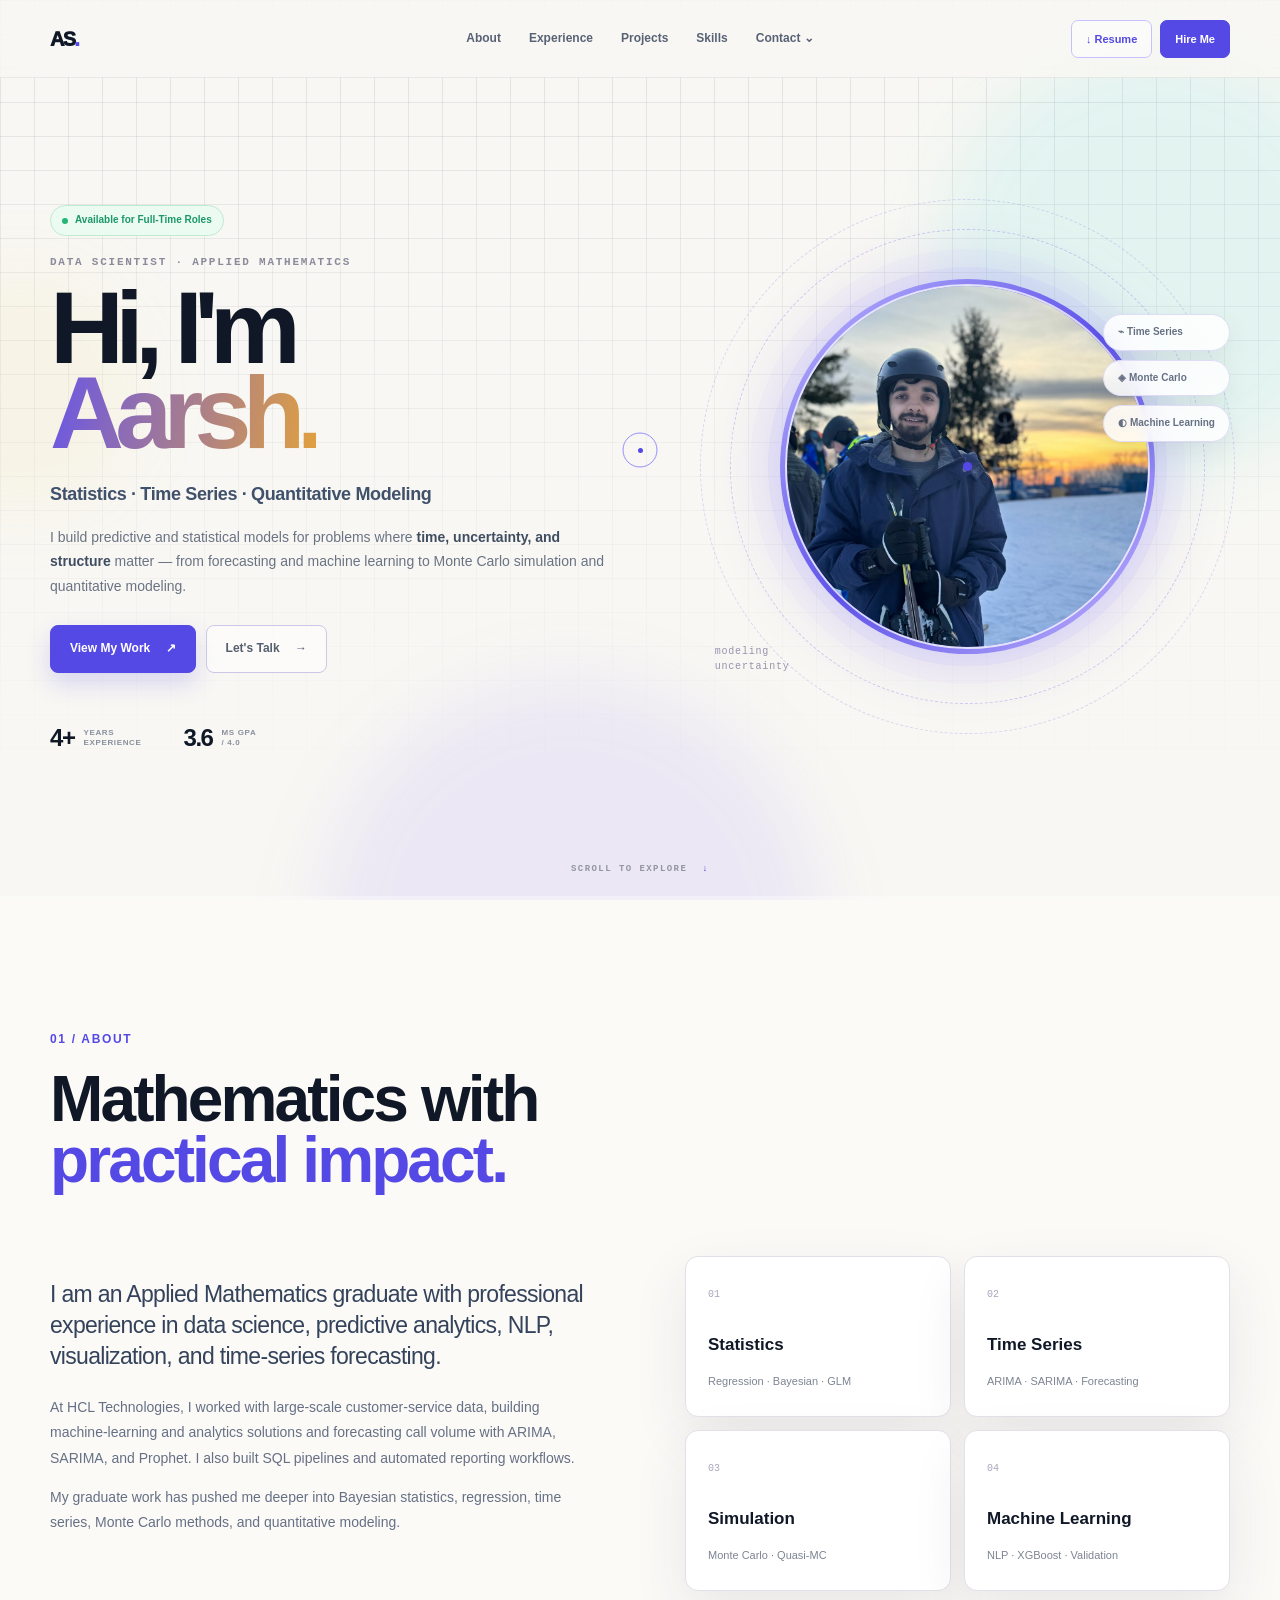
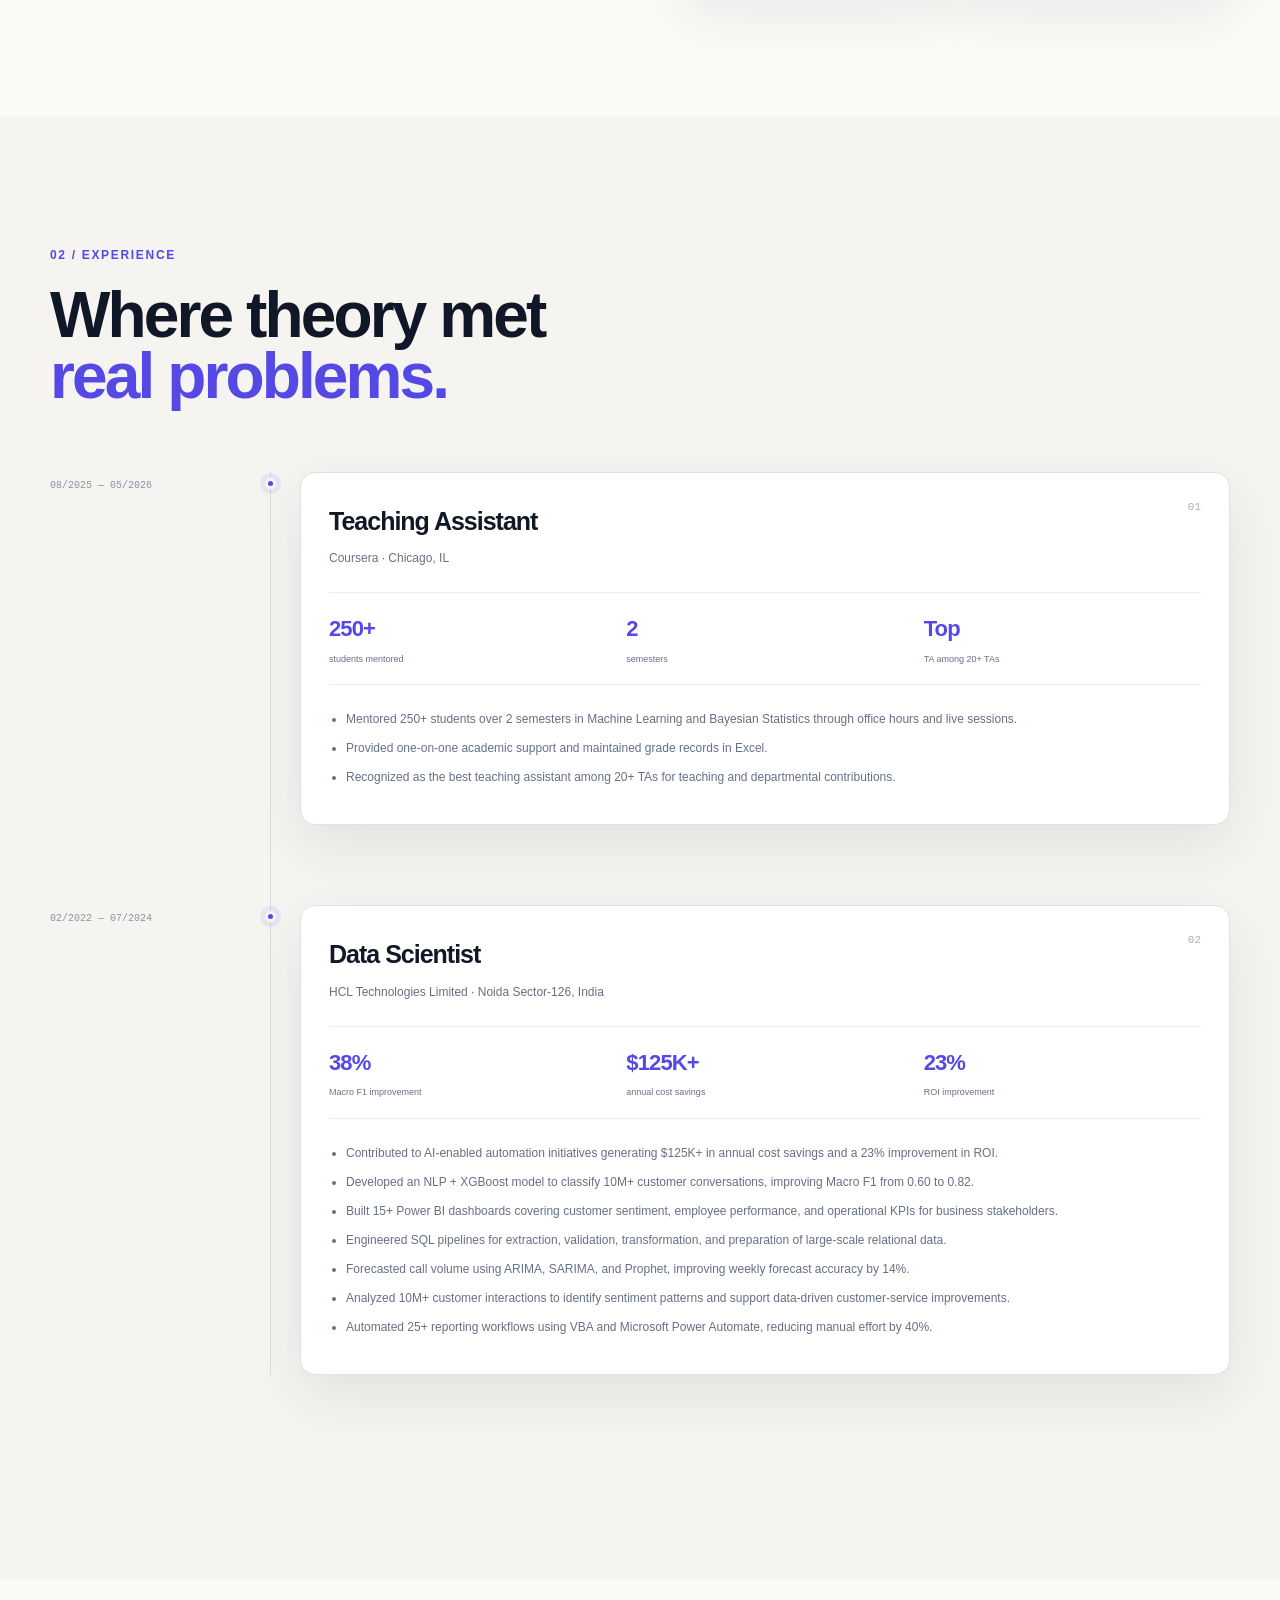
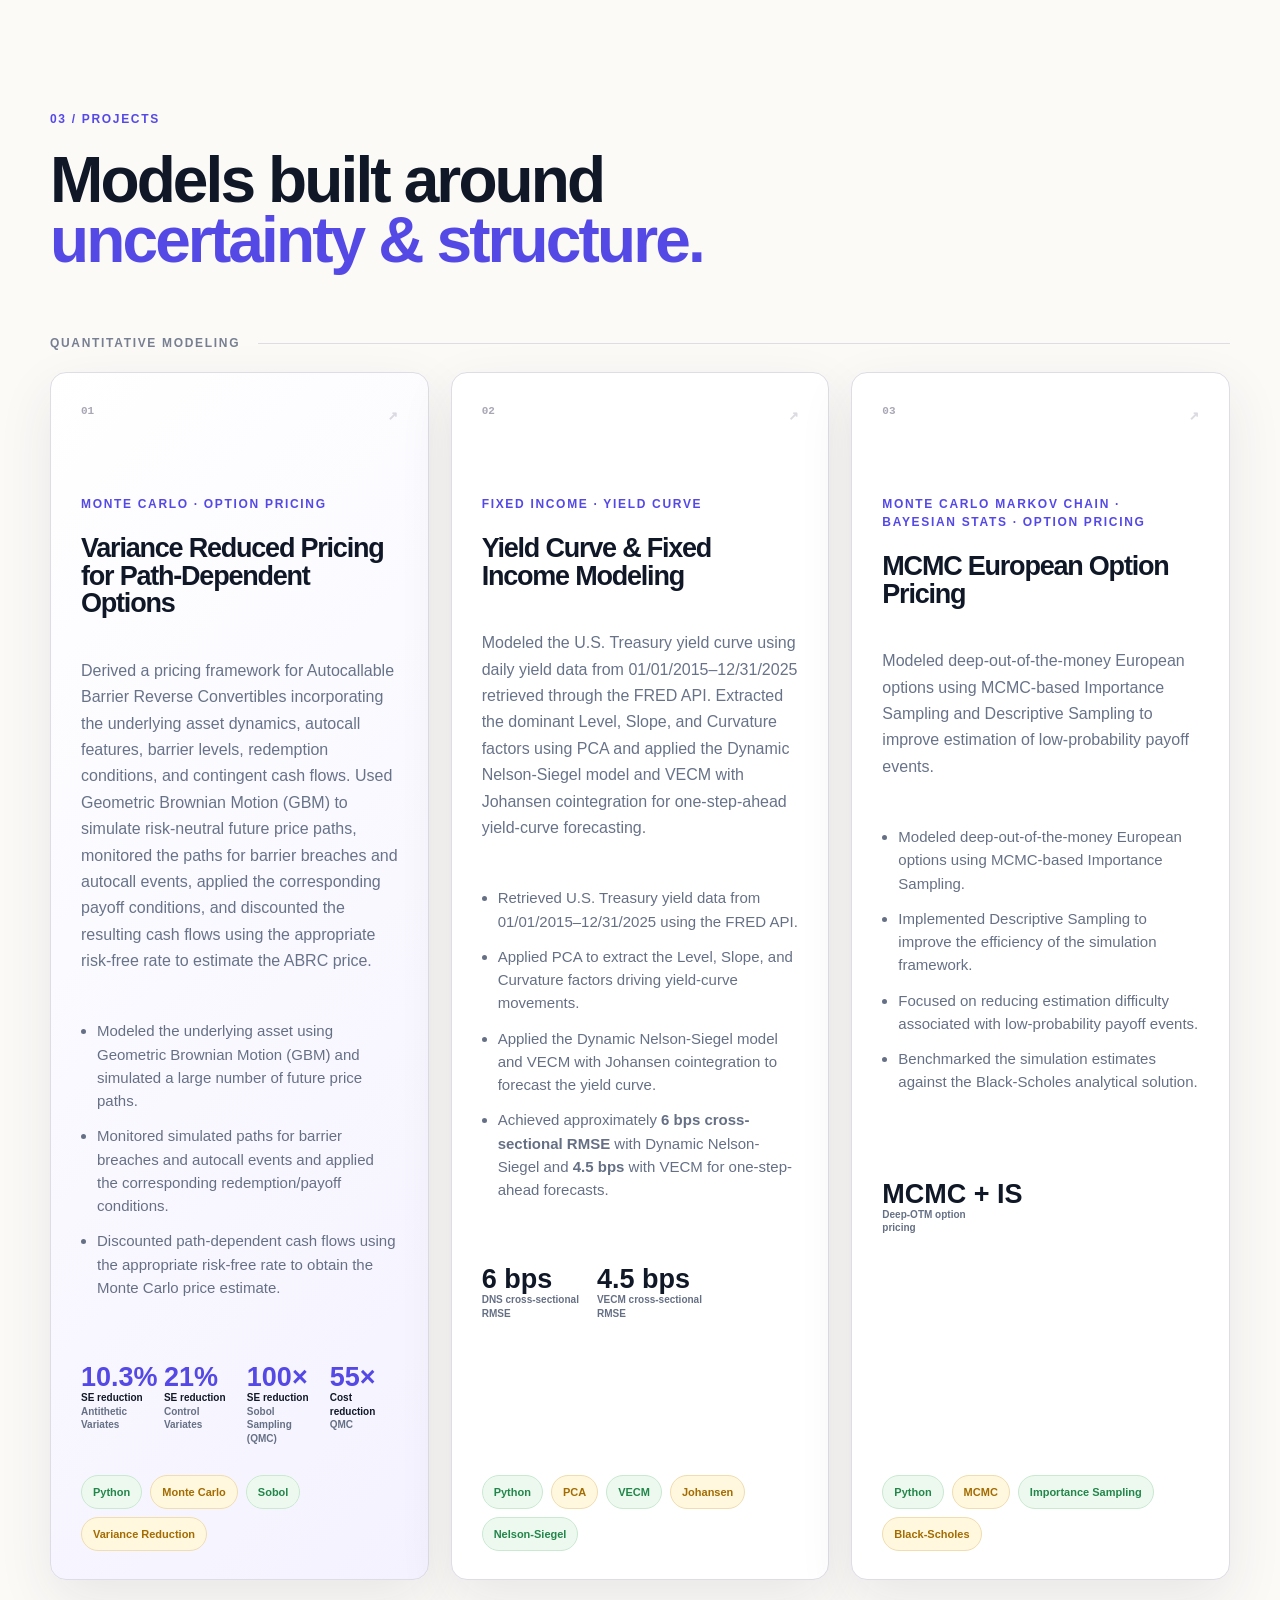
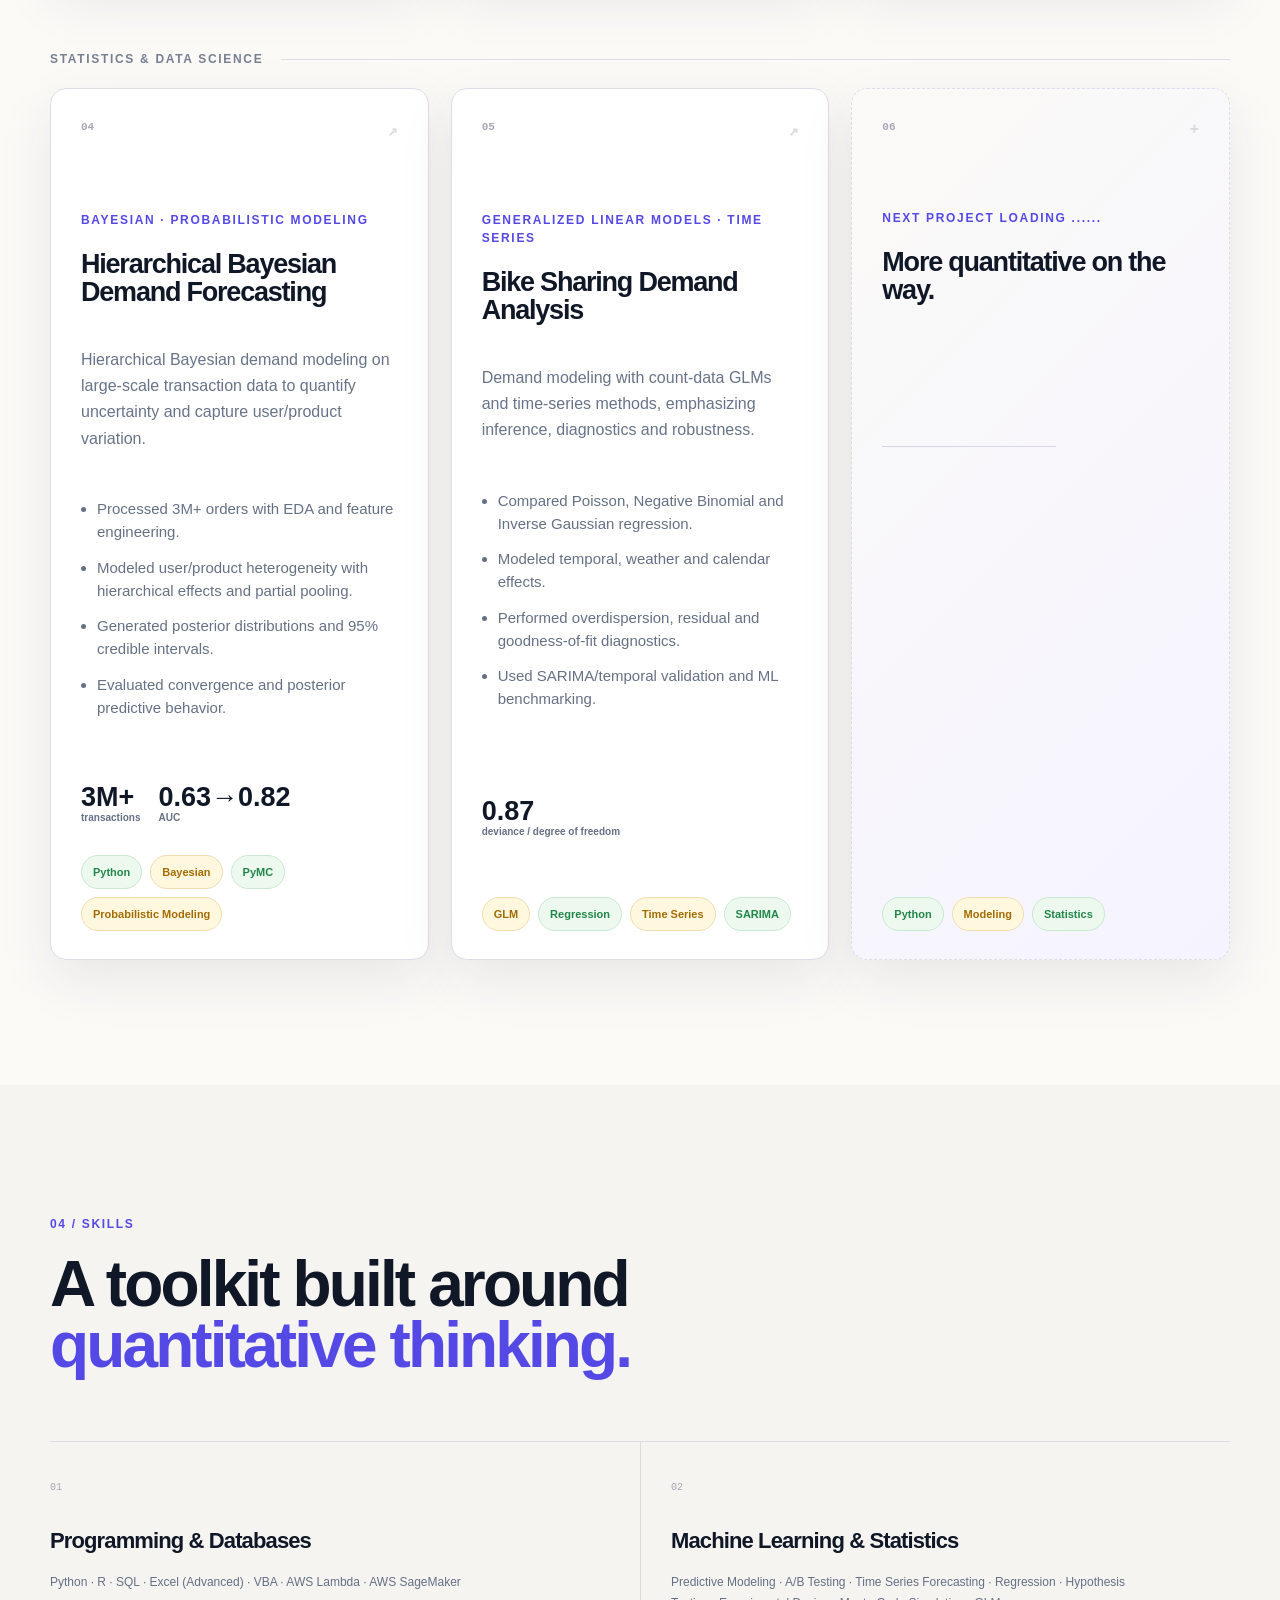
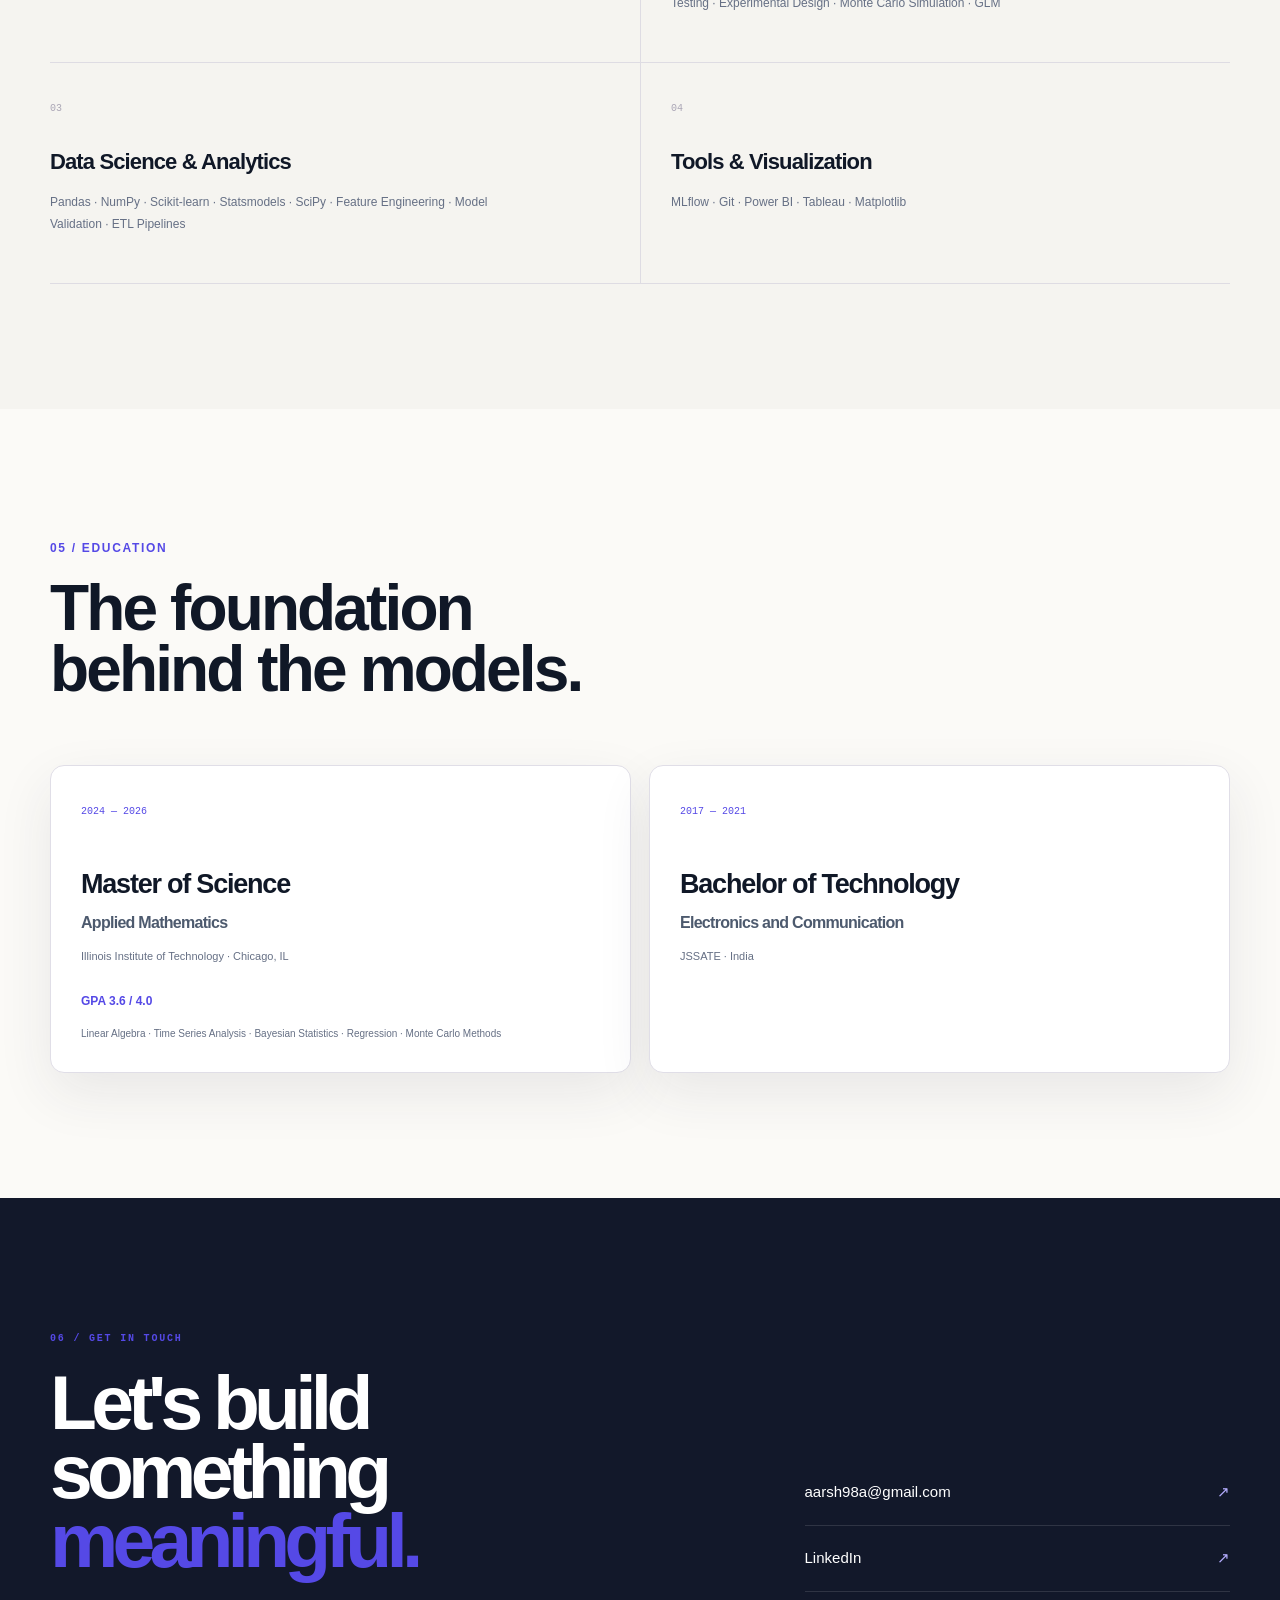
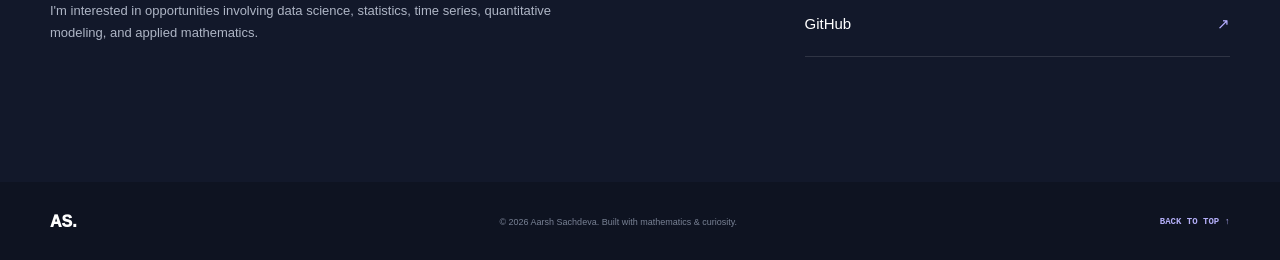
<file: index.html>
<!DOCTYPE html>
<html lang="en">
<head>
  <meta charset="UTF-8">
  <meta name="viewport" content="width=device-width, initial-scale=1.0">
  <meta name="description" content="Aarsh Sachdeva — Data Scientist and Applied Mathematics graduate focused on statistics, time series, Monte Carlo simulation and quantitative modeling.">
  <title>Aarsh Sachdeva | Data Scientist</title>
  <link rel="stylesheet" href="style.css">
<style>
.project-metrics-four{display:grid;grid-template-columns:repeat(4,1fr);gap:15px}
.project-metrics-four div{min-width:0}
.project-metrics-four b{font-size:21px;color:var(--purple)}
.project-metrics-four span{font-size:8px;line-height:1.35}
.project-metrics-four span strong{color:var(--ink)}
@media(max-width:700px){.project-metrics-four{grid-template-columns:repeat(2,1fr)}}
</style></head>
<body>
  <div id="loader" class="loader">
    <div class="loader-center">
      <div class="loader-logo">AS<span>.</span></div>
      <div class="loader-spinner"></div>
      <div class="loader-label">initializing...</div>
    </div>
  </div>

  <div class="scroll-progress"><div id="progress"></div></div>
  <div id="cursor" class="cursor"></div>

  <header class="site-header">
    <div class="container nav">
      <a class="brand" href="#home">AS<span>.</span></a>
      <nav class="nav-links">
        <a href="#about">About</a>
        <a href="#experience">Experience</a>
        <a href="#projects">Projects</a>
        <a href="#skills">Skills</a>
        <a href="#contact">Contact <span>⌄</span></a>
      </nav>
      <div class="nav-actions">
        <a class="nav-button" href="resume.pdf" download>↓ Resume</a>
        <a class="nav-button hire" href="#contact">Hire Me</a>
      </div>
    </div>
  </header>

  <main>
    <section id="home" class="hero">
      <div class="grid-bg"></div>
      <div class="glow glow-one"></div>
      <div class="glow glow-two"></div>
      <div class="glow glow-three"></div>

      <div class="container hero-inner">
        <div class="hero-copy reveal">
          <div class="availability"><i></i> Available for Full-Time Roles</div>
          <div class="eyebrow">DATA SCIENTIST · APPLIED MATHEMATICS</div>
          <h1>Hi, I'm<br><span>Aarsh.</span></h1>
          <h2>Statistics · Time Series · Quantitative Modeling</h2>
          <p>
            I build predictive and statistical models for problems where
            <strong>time, uncertainty, and structure</strong> matter —
            from forecasting and machine learning to Monte Carlo simulation
            and quantitative modeling.
          </p>
          <div class="hero-buttons">
            <a class="button primary" href="#projects">View My Work <b>↗</b></a>
            <a class="button" href="#contact">Let's Talk <b>→</b></a>
          </div>
          <div class="stats">
            <div><strong>4+</strong><span>YEARS<br>EXPERIENCE</span></div>
            <div><strong>3.6</strong><span>MS GPA<br>/ 4.0</span></div>
          </div>
        </div>

        <div class="hero-art reveal">
          <div class="orbit orbit-a"></div>
          <div class="orbit orbit-b"></div>
          <div class="orbit-dot"></div>
          <div class="portrait-wrap">
            <img src="assets/aarsh-profile.jpeg" alt="Aarsh Sachdeva">
          </div>
          <div class="floating-tags">
            <span>⌁ Time Series</span>
            <span>◈ Monte Carlo</span>
            <span>◐ Machine Learning</span>
          </div>
          <div class="micro-note">modeling<br>uncertainty</div>
        </div>
      </div>
      <a class="scroll-hint" href="#about">SCROLL TO EXPLORE <span>↓</span></a>
    </section>

    <section id="about" class="section about">
      <div class="container">
        <div class="section-head reveal">
          <span>01 / ABOUT</span>
          <h2>Mathematics with<br><em>practical impact.</em></h2>
        </div>
        <div class="about-grid">
          <div class="about-copy reveal">
            <p class="lead">I am an Applied Mathematics graduate with professional experience in data science, predictive analytics, NLP, visualization, and time-series forecasting.</p>
            <p>At HCL Technologies, I worked with large-scale customer-service data, building machine-learning and analytics solutions and forecasting call volume with ARIMA, SARIMA, and Prophet. I also built SQL pipelines and automated reporting workflows.</p>
            <p>My graduate work has pushed me deeper into Bayesian statistics, regression, time series, Monte Carlo methods, and quantitative modeling.</p>
          </div>
          <div class="about-cards reveal">
            <div class="mini-card"><span>01</span><b>Statistics</b><small>Regression · Bayesian · GLM</small></div>
            <div class="mini-card"><span>02</span><b>Time Series</b><small>ARIMA · SARIMA · Forecasting</small></div>
            <div class="mini-card"><span>03</span><b>Simulation</b><small>Monte Carlo · Quasi-MC</small></div>
            <div class="mini-card"><span>04</span><b>Machine Learning</b><small>NLP · XGBoost · Validation</small></div>
          </div>
        </div>
      </div>
    </section>

    <section id="experience" class="section experience">
      <div class="container">
        <div class="section-head reveal">
          <span>02 / EXPERIENCE</span>
          <h2>Where theory met<br><em>real problems.</em></h2>
        </div>

        <div class="timeline">
          <article class="timeline-item reveal">
            <div class="timeline-date">08/2025 — 05/2026</div>
            <div class="timeline-marker"></div>
            <div class="timeline-content">
              <div class="role-top"><div><h3>Teaching Assistant</h3><p>Coursera · Chicago, IL</p></div><span>01</span></div>
              <div class="impact-grid">
                <div><b>250+</b><small>students mentored</small></div>
                <div><b>2</b><small>semesters</small></div>
                <div><b>Top</b><small>TA among 20+ TAs</small></div>
              </div>
              <ul>
                <li>Mentored 250+ students over 2 semesters in Machine Learning and Bayesian Statistics through office hours and live sessions.</li>
                <li>Provided one-on-one academic support and maintained grade records in Excel.</li>
                <li>Recognized as the best teaching assistant among 20+ TAs for teaching and departmental contributions.</li>
              </ul>
            </div>
          </article>

          <article class="timeline-item reveal">
            <div class="timeline-date">02/2022 — 07/2024</div>
            <div class="timeline-marker"></div>
            <div class="timeline-content">
              <div class="role-top"><div><h3>Data Scientist</h3><p>HCL Technologies Limited · Noida Sector-126, India</p></div><span>02</span></div>
              <div class="impact-grid">
                <div><b>38%</b><small>Macro F1 improvement</small></div>
                <div><b>$125K+</b><small>annual cost savings</small></div>
                <div><b>23%</b><small>ROI improvement</small></div>
              </div>
              <ul>
                <li>Contributed to AI-enabled automation initiatives generating $125K+ in annual cost savings and a 23% improvement in ROI.</li>
                <li>Developed an NLP + XGBoost model to classify 10M+ customer conversations, improving Macro F1 from 0.60 to 0.82.</li>
                <li>Built 15+ Power BI dashboards covering customer sentiment, employee performance, and operational KPIs for business stakeholders.</li>
                <li>Engineered SQL pipelines for extraction, validation, transformation, and preparation of large-scale relational data.</li>
                <li>Forecasted call volume using ARIMA, SARIMA, and Prophet, improving weekly forecast accuracy by 14%.</li>
                <li>Analyzed 10M+ customer interactions to identify sentiment patterns and support data-driven customer-service improvements.</li>
                <li>Automated 25+ reporting workflows using VBA and Microsoft Power Automate, reducing manual effort by 40%.</li>
              </ul>
            </div>
          </article>
        </div>
      </div>
    </section>

    <section id="projects" class="section projects">
      <div class="container">
        <div class="section-head reveal"><span>03 / PROJECTS</span><h2>Models built around<br><em>uncertainty &amp; structure.</em></h2></div>
        <div class="project-domain reveal"><div class="domain-label"><span>QUANTITATIVE MODELING</span><i></i></div><div class="project-grid project-grid-three">
          <a class="project-card project-link-card featured" href="https://github.com/aarshsachdeva2/MonteCarloProject/tree/main" target="_blank" rel="noreferrer"><div class="project-number">01 <span>↗</span></div><div class="project-type">MONTE CARLO · OPTION PRICING</div><h3>Variance Reduced Pricing for Path-Dependent Options</h3>
              <p>
                Derived a pricing framework for Autocallable Barrier Reverse Convertibles
                incorporating the underlying asset dynamics, autocall features, barrier
                levels, redemption conditions, and contingent cash flows. Used Geometric
                Brownian Motion (GBM) to simulate risk-neutral future price paths,
                monitored the paths for barrier breaches and autocall events, applied
                the corresponding payoff conditions, and discounted the resulting cash
                flows using the appropriate risk-free rate to estimate the ABRC price.
              </p>
              <ul class="project-points">
                <li>Modeled the underlying asset using Geometric Brownian Motion (GBM) and simulated a large number of future price paths.</li>
                <li>Monitored simulated paths for barrier breaches and autocall events and applied the corresponding redemption/payoff conditions.</li>
                <li>Discounted path-dependent cash flows using the appropriate risk-free rate to obtain the Monte Carlo price estimate.</li>
              </ul>
              <div class="project-metrics project-metrics-four">
                <div><b>10.3%</b><span><strong>SE reduction</strong><br>Antithetic Variates</span></div>
                <div><b>21%</b><span><strong>SE reduction</strong><br>Control Variates</span></div>
                <div><b>100×</b><span><strong>SE reduction</strong><br>Sobol Sampling (QMC)</span></div>
                <div><b>55×</b><span><strong>Cost reduction</strong><br>QMC</span></div>
              </div>
              <div class="project-tags"><span class="tag-green">Python</span><span class="tag-yellow">Monte Carlo</span><span class="tag-green">Sobol</span><span class="tag-yellow">Variance Reduction</span></div></a>
          <a class="project-card project-link-card" href="https://github.com/aarshsachdeva2/Yield-Project" target="_blank" rel="noreferrer"><div class="project-number">02 <span>↗</span></div><div class="project-type">FIXED INCOME · YIELD CURVE</div><h3>Yield Curve &amp; Fixed Income Modeling</h3>
              <p>
                Modeled the U.S. Treasury yield curve using daily yield data from
                01/01/2015–12/31/2025 retrieved through the FRED API. Extracted the
                dominant Level, Slope, and Curvature factors using PCA and applied
                the Dynamic Nelson-Siegel model and VECM with Johansen cointegration
                for one-step-ahead yield-curve forecasting.
              </p>
              <ul class="project-points">
                <li>Retrieved U.S. Treasury yield data from 01/01/2015–12/31/2025 using the FRED API.</li>
                <li>Applied PCA to extract the Level, Slope, and Curvature factors driving yield-curve movements.</li>
                <li>Applied the Dynamic Nelson-Siegel model and VECM with Johansen cointegration to forecast the yield curve.</li>
                <li>Achieved approximately <strong>6 bps cross-sectional RMSE</strong> with Dynamic Nelson-Siegel and <strong>4.5 bps</strong> with VECM for one-step-ahead forecasts.</li>
              </ul>
              <div class="project-metrics">
                <div><b>6 bps</b><span>DNS cross-sectional<br>RMSE</span></div>
                <div><b>4.5 bps</b><span>VECM cross-sectional<br>RMSE</span></div>
              </div>
              <div class="project-tags"><span class="tag-green">Python</span><span class="tag-yellow">PCA</span><span class="tag-green">VECM</span><span class="tag-yellow">Johansen</span><span class="tag-green">Nelson-Siegel</span></div></a>
          <a class="project-card project-link-card" href="https://github.com/aarshsachdeva2/EuroOptionPricing-ImportanceSampling" target="_blank" rel="noreferrer"><div class="project-number">03 <span>↗</span></div><div class="project-type">MONTE CARLO MARKOV CHAIN · BAYESIAN STATS · OPTION PRICING</div><h3>MCMC European Option Pricing</h3>
              <p>
                Modeled deep-out-of-the-money European options using MCMC-based
                Importance Sampling and Descriptive Sampling to improve estimation
                of low-probability payoff events.
              </p>
              <ul class="project-points">
                <li>Modeled deep-out-of-the-money European options using MCMC-based Importance Sampling.</li>
                <li>Implemented Descriptive Sampling to improve the efficiency of the simulation framework.</li>
                <li>Focused on reducing estimation difficulty associated with low-probability payoff events.</li>
                <li>Benchmarked the simulation estimates against the Black-Scholes analytical solution.</li>
              </ul>
              <div class="project-metrics single">
                <div><b>MCMC + IS</b><span>Deep-OTM option<br>pricing</span></div>
              </div>
              <div class="project-tags"><span class="tag-green">Python</span><span class="tag-yellow">MCMC</span><span class="tag-green">Importance Sampling</span><span class="tag-yellow">Black-Scholes</span></div></a>
        </div></div>
        <div class="project-domain reveal"><div class="domain-label"><span>STATISTICS &amp; DATA SCIENCE</span><i></i></div><div class="project-grid project-grid-three">
          <a class="project-card project-link-card" href="https://github.com/aarshsachdeva2/Demand-Forecasting-Hierarchal_BayesianModeling" target="_blank" rel="noreferrer"><div class="project-number">04 <span>↗</span></div><div class="project-type">BAYESIAN · PROBABILISTIC MODELING</div><h3>Hierarchical Bayesian Demand Forecasting</h3><p>Hierarchical Bayesian demand modeling on large-scale transaction data to quantify uncertainty and capture user/product variation.</p><ul class="project-points"><li>Processed 3M+ orders with EDA and feature engineering.</li><li>Modeled user/product heterogeneity with hierarchical effects and partial pooling.</li><li>Generated posterior distributions and 95% credible intervals.</li><li>Evaluated convergence and posterior predictive behavior.</li></ul><div class="project-metrics"><div><b>3M+</b><span>transactions</span></div><div><b>0.63→0.82</b><span>AUC</span></div></div><div class="project-tags"><span class="tag-green">Python</span><span class="tag-yellow">Bayesian</span><span class="tag-green">PyMC</span><span class="tag-yellow">Probabilistic Modeling</span></div></a>
          <a class="project-card project-link-card" href="https://github.com/aarshsachdeva2/Bike-DemandForecast-GLMandTimeSeries" target="_blank" rel="noreferrer"><div class="project-number">05 <span>↗</span></div><div class="project-type">GENERALIZED LINEAR MODELS · TIME SERIES</div><h3>Bike Sharing Demand Analysis</h3><p>Demand modeling with count-data GLMs and time-series methods, emphasizing inference, diagnostics and robustness.</p><ul class="project-points"><li>Compared Poisson, Negative Binomial and Inverse Gaussian regression.</li><li>Modeled temporal, weather and calendar effects.</li><li>Performed overdispersion, residual and goodness-of-fit diagnostics.</li><li>Used SARIMA/temporal validation and ML benchmarking.</li></ul><div class="project-metrics single"><div><b>0.87</b><span>deviance / degree of freedom</span></div></div><div class="project-tags"><span class="tag-yellow">GLM</span><span class="tag-green">Regression</span><span class="tag-yellow">Time Series</span><span class="tag-green">SARIMA</span></div></a>
          <a class="project-card project-link-card project-placeholder" href="#" onclick="return false;"><div class="project-number">06 <span>+</span></div><div class="project-type">NEXT PROJECT LOADING ......</div><h3>More quantitative on the way.</h3><p></p><div class="placeholder-line"></div><div class="project-tags"><span class="tag-green">Python</span><span class="tag-yellow">Modeling</span><span class="tag-green">Statistics</span></div></a>
        </div></div>
      </div>
    </section>

    <section id="skills" class="section skills">
      <div class="container">
        <div class="section-head reveal">
          <span>04 / SKILLS</span>
          <h2>A toolkit built around<br><em>quantitative thinking.</em></h2>
        </div>
        <div class="skill-grid reveal">
          <div class="skill-block"><span>01</span><h3>Programming & Databases</h3><p>Python · R · SQL · Excel (Advanced) · VBA · AWS Lambda · AWS SageMaker</p></div>
          <div class="skill-block"><span>02</span><h3>Machine Learning & Statistics</h3><p>Predictive Modeling · A/B Testing · Time Series Forecasting · Regression · Hypothesis Testing · Experimental Design · Monte Carlo Simulation · GLM</p></div>
          <div class="skill-block"><span>03</span><h3>Data Science & Analytics</h3><p>Pandas · NumPy · Scikit-learn · Statsmodels · SciPy · Feature Engineering · Model Validation · ETL Pipelines</p></div>
          <div class="skill-block"><span>04</span><h3>Tools & Visualization</h3><p>MLflow · Git · Power BI · Tableau · Matplotlib</p></div>
        </div>
      </div>
    </section>

    <section class="section education">
      <div class="container">
        <div class="section-head reveal"><span>05 / EDUCATION</span><h2>The foundation<br>behind the models.</h2></div>
        <div class="education-grid">
          <article class="edu-card reveal"><span>2024 — 2026</span><h3>Master of Science</h3><h4>Applied Mathematics</h4><p>Illinois Institute of Technology · Chicago, IL</p><b>GPA 3.6 / 4.0</b><small>Linear Algebra · Time Series Analysis · Bayesian Statistics · Regression · Monte Carlo Methods</small></article>
          <article class="edu-card reveal"><span>2017 — 2021</span><h3>Bachelor of Technology</h3><h4>Electronics and Communication</h4><p>JSSATE · India</p></article>
        </div>
      </div>
    </section>

    <section id="contact" class="section contact">
      <div class="container contact-inner reveal">
        <div>
          <span class="contact-kicker">06 / GET IN TOUCH</span>
          <h2>Let's build something<br><em>meaningful.</em></h2>
          <p>I'm interested in opportunities involving data science, statistics, time series, quantitative modeling, and applied mathematics.</p>
        </div>
        <div class="contact-links">
          <a href="mailto:aarsh98a@gmail.com">aarsh98a@gmail.com <span>↗</span></a>
          <a href="https://www.linkedin.com/" target="_blank" rel="noreferrer">LinkedIn <span>↗</span></a>
          <a href="https://github.com/" target="_blank" rel="noreferrer">GitHub <span>↗</span></a>
        </div>
      </div>
    </section>
  </main>

  <footer>
    <div class="container footer-inner">
      <span>AS.</span>
      <small>© 2026 Aarsh Sachdeva. Built with mathematics & curiosity.</small>
      <a href="#home">BACK TO TOP ↑</a>
    </div>
  </footer>

  <script src="metrics.js"></script>
</body>
</html>
</file>
<file: style.css>
:root{
  --bg:#f7f6f2;--paper:#fbfaf7;--ink:#101827;--muted:#667085;
  --purple:#5549e6;--purple2:#a8a0ff;--yellow:#f2c84b;
  --line:rgba(48,58,82,.11);--shadow:0 20px 55px rgba(39,43,72,.09);
}
*{box-sizing:border-box}html{scroll-behavior:smooth;scroll-padding-top:82px}
body{margin:0;background:var(--bg);color:var(--muted);font-family:Inter,ui-sans-serif,system-ui,-apple-system,BlinkMacSystemFont,"Segoe UI",sans-serif;cursor:none;overflow-x:hidden}
a{text-decoration:none;color:inherit;cursor:none}button{cursor:none}
.container{width:min(1180px,calc(100% - 48px));margin:auto}
.site-header{height:78px;position:fixed;inset:0 0 auto;z-index:100;background:rgba(249,248,244,.78);backdrop-filter:blur(18px);border-bottom:1px solid rgba(42,50,70,.08)}
.nav{height:78px;display:flex;align-items:center}.brand{font-size:20px;font-weight:950;letter-spacing:-1.8px;color:var(--ink)}.brand span{color:var(--purple)}
.nav-links{position:absolute;left:50%;transform:translateX(-50%);display:flex;gap:28px;font-size:12px;font-weight:750;color:#586275}
.nav-links a{position:relative;padding:31px 0}.nav-links a:after{content:"";position:absolute;left:50%;bottom:21px;width:0;height:2px;background:var(--purple);transition:.2s}.nav-links a:hover:after{left:0;width:100%}
.nav-actions{margin-left:auto;display:flex;gap:8px}.nav-button{padding:9px 14px;border:1px solid #c7c1ff;border-radius:7px;color:var(--purple);font-size:11px;font-weight:800;background:#fff8}.nav-button.hire{background:#5549e6;color:#fff;border-color:#5549e6}
.scroll-progress{position:fixed;left:0;right:0;bottom:0;height:4px;background:rgba(255,255,255,.35);z-index:200}#progress{height:100%;width:0;background:var(--yellow);box-shadow:0 0 12px rgba(242,200,75,.45)}
.loader{position:fixed;inset:0;z-index:1000;background:#f8f7f3;display:grid;place-items:center;transition:opacity .65s,visibility .65s}.loader.hidden{opacity:0;visibility:hidden;pointer-events:none}.loader-center{text-align:center}.loader-logo{font-size:24px;font-weight:950;letter-spacing:-2px;color:var(--ink)}.loader-logo span{color:var(--purple)}.loader-spinner{width:48px;height:48px;border:1px solid #ddd8f5;border-top-color:var(--purple);border-radius:50%;margin:27px auto 17px;animation:spin 1s linear infinite}.loader-label{font:11px monospace;letter-spacing:.1em;color:#aaa7b8}@keyframes spin{to{transform:rotate(360deg)}}
.cursor{position:fixed;width:35px;height:35px;border:1px solid #948cff;border-radius:50%;pointer-events:none;z-index:2000;transform:translate(-50%,-50%);transition:width .18s,height .18s,border-color .18s}.cursor:after{content:"";position:absolute;width:5px;height:5px;border-radius:50%;background:var(--purple);left:50%;top:50%;transform:translate(-50%,-50%)}.cursor.hover{width:48px;height:48px;border-color:var(--purple)}
.hero{min-height:100vh;position:relative;padding:78px 0 45px;display:grid;align-items:center;overflow:hidden;background:#f8f7f3}.grid-bg{position:absolute;inset:0;background-image:linear-gradient(var(--line) 1px,transparent 1px),linear-gradient(90deg,var(--line) 1px,transparent 1px);background-size:34px 34px;mask-image:linear-gradient(to bottom,#000,transparent 88%)}.glow{position:absolute;border-radius:50%;filter:blur(35px);pointer-events:none}.glow-one{width:430px;height:430px;background:rgba(87,221,224,.13);right:-90px;top:5%}.glow-two{width:500px;height:500px;background:rgba(126,96,255,.10);left:25%;bottom:-280px}.glow-three{width:240px;height:240px;background:rgba(242,200,75,.08);left:-100px;top:30%}
.hero-inner{position:relative;z-index:2;display:grid;grid-template-columns:1fr .9fr;gap:70px;align-items:center}.hero-copy{padding-top:30px}.availability{display:inline-flex;align-items:center;gap:7px;padding:6px 11px;border:1px solid #bdebd0;border-radius:99px;background:#ecfbf2;color:#1c9868;font-size:10px;font-weight:800}.availability i{width:6px;height:6px;border-radius:50%;background:#21b673}.eyebrow{margin-top:20px;font:800 11px monospace;letter-spacing:.16em;color:#8b8b9b}.hero h1{font-size:clamp(68px,8vw,112px);line-height:.83;letter-spacing:-.085em;color:var(--ink);margin:17px 0 25px}.hero h1 span{background:linear-gradient(100deg,#6855e8,#e1a13e);-webkit-background-clip:text;background-clip:text;color:transparent}.hero h2{font-size:18px;color:#40516b;margin:0 0 15px;letter-spacing:-.02em}.hero p{max-width:570px;font-size:14px;line-height:1.75;color:#6a7384}.hero p strong{color:#3f4d61}.hero-buttons{display:flex;gap:10px;margin-top:27px}.button{padding:13px 19px;border:1px solid #cbc7e9;border-radius:8px;background:#fff9;color:#555f70;font-size:12px;font-weight:800;transition:.2s}.button.primary{background:var(--purple);border-color:var(--purple);color:#fff;box-shadow:0 10px 25px rgba(85,73,230,.2)}.button:hover{transform:translateY(-2px)}.button b{margin-left:12px}.stats{display:flex;gap:42px;margin-top:45px}.stats div{display:flex;align-items:center;gap:9px}.stats strong{font-size:24px;letter-spacing:-.06em;color:var(--ink)}.stats span{font-size:8px;line-height:1.25;font-weight:800;letter-spacing:.08em;color:#89909e}
.hero-art{height:610px;position:relative;display:grid;place-items:center}.portrait-wrap{width:min(390px,70vw);aspect-ratio:1;padding:5px;border-radius:50%;background:linear-gradient(135deg,#c0baff,#5e52e9 50%,#c3b8ff);box-shadow:0 0 0 12px rgba(150,139,255,.09),0 0 0 30px rgba(150,139,255,.045),0 0 70px rgba(85,73,230,.22);z-index:3}.portrait-wrap img{width:100%;height:100%;display:block;object-fit:cover;object-position:50% 34%;border-radius:50%;border:2px solid rgba(255,255,255,.75)}.orbit{position:absolute;border:1px dashed rgba(92,78,225,.2);border-radius:50%;pointer-events:none}.orbit-a{width:500px;height:500px;animation:float 8s ease-in-out infinite}.orbit-b{width:445px;height:445px;border-color:rgba(92,78,225,.27)}.orbit-dot{position:absolute;width:9px;height:9px;border-radius:50%;background:var(--purple);box-shadow:0 0 13px rgba(85,73,230,.6);z-index:5;animation:orbit 6s linear infinite}@keyframes orbit{from{transform:rotate(0) translateX(250px)}to{transform:rotate(360deg) translateX(250px)}}@keyframes float{50%{transform:scale(1.015) rotate(1deg)}}
.floating-tags{position:absolute;right:0;top:25%;z-index:5;display:flex;flex-direction:column;gap:9px}.floating-tags span{padding:9px 14px;border:1px solid #dfdcf7;border-radius:99px;background:rgba(255,255,255,.85);box-shadow:0 10px 25px rgba(43,48,82,.08);backdrop-filter:blur(8px);font-size:10px;font-weight:800;color:#667083}.micro-note{position:absolute;left:2%;bottom:16%;font:10px monospace;line-height:1.5;color:#9693ab;letter-spacing:.08em}
.scroll-hint{position:absolute;bottom:26px;left:50%;transform:translateX(-50%);font:800 9px monospace;letter-spacing:.16em;color:#9296a1}.scroll-hint span{color:var(--purple);margin-left:8px}
.section{position:relative;padding:125px 0}.section-head>span,.contact-kicker{font:800 10px monospace;letter-spacing:.18em;color:var(--purple)}.section-head h2{font-size:clamp(43px,5vw,70px);line-height:.95;letter-spacing:-.07em;color:var(--ink);margin:18px 0 65px}.section-head em,.contact h2 em{font-style:normal;color:var(--purple)}
.about{background:var(--paper)}.about-grid{display:grid;grid-template-columns:1fr 1fr;gap:90px}.about-copy .lead{font-size:23px;line-height:1.35;color:#34435b;letter-spacing:-.03em}.about-copy p{font-size:14px;line-height:1.8}.about-cards{display:grid;grid-template-columns:1fr 1fr;gap:13px}.mini-card{min-height:155px;border:1px solid #e2e0e8;background:#fff;border-radius:13px;padding:22px;box-shadow:var(--shadow)}.mini-card span{font:10px monospace;color:#aaa6bd}.mini-card b{display:block;margin:26px 0 8px;color:var(--ink);font-size:17px}.mini-card small{font-size:11px;color:#7d8593}
.experience{background:#f5f4f0}.timeline{position:relative}.timeline:before{content:"";position:absolute;left:220px;top:0;bottom:0;width:1px;background:#dddbe2}.timeline-item{display:grid;grid-template-columns:190px 60px 1fr;gap:0;position:relative;margin-bottom:80px}.timeline-date{font:10px monospace;color:#8e91a0;padding-top:8px}.timeline-marker{width:11px;height:11px;border:3px solid #f5f4f0;background:var(--purple);border-radius:50%;margin:6px auto;z-index:2;box-shadow:0 0 0 5px rgba(85,73,230,.09)}.timeline-content{background:#fff;border:1px solid #e1dfe7;border-radius:15px;padding:28px;box-shadow:var(--shadow)}.role-top{display:flex;justify-content:space-between}.role-top h3{font-size:25px;letter-spacing:-.04em;color:var(--ink);margin:0}.role-top p{font-size:12px;margin:6px 0 0}.role-top>span{font:11px monospace;color:#b0adba}.impact-grid{display:grid;grid-template-columns:repeat(3,1fr);border-top:1px solid #eee;border-bottom:1px solid #eee;margin:24px 0;padding:18px 0;gap:20px}.impact-grid div{display:flex;flex-direction:column}.impact-grid b{font-size:22px;color:var(--purple);letter-spacing:-.04em}.impact-grid small{font-size:9px;margin-top:4px}.timeline-content ul{padding-left:17px;margin:0}.timeline-content li{font-size:12px;line-height:1.75;margin:8px 0}
.projects{background:var(--paper)}.project-grid{display:grid;grid-template-columns:1.25fr .75fr;gap:18px}.project-card{position:relative;padding:31px;border:1px solid #dedce5;border-radius:15px;background:#fff;min-height:430px;box-shadow:var(--shadow);overflow:hidden}.project-card.featured{background:linear-gradient(135deg,#fff,#f4f2ff)}.project-number{font:10px monospace;color:#aaa7b5}.project-type{margin-top:70px;font:800 9px monospace;letter-spacing:.16em;color:var(--purple)}.project-card h3{font-size:28px;line-height:1.05;letter-spacing:-.055em;color:var(--ink);max-width:620px}.project-card p{font-size:12px;line-height:1.7;max-width:620px}.project-metrics{display:flex;gap:35px;margin:30px 0}.project-metrics div{display:flex;flex-direction:column}.project-metrics b{font-size:23px;color:var(--ink)}.project-metrics span{font-size:9px}.project-tags{display:flex;flex-wrap:wrap;gap:7px}.project-tags span{padding:6px 9px;background:#f2f0ff;border-radius:99px;color:#665fe1;font-size:9px;font-weight:800}.project-card:not(.featured) .project-type{margin-top:70px}.project-metrics.single{margin-top:50px}
.skills{background:#f5f4f0}.skill-grid{display:grid;grid-template-columns:1fr 1fr;border-top:1px solid #dedce3}.skill-block{padding:30px 30px 35px 0;border-bottom:1px solid #dedce3}.skill-block:nth-child(even){padding-left:30px;border-left:1px solid #dedce3}.skill-block span{font:10px monospace;color:#aaa6b5}.skill-block h3{font-size:22px;letter-spacing:-.04em;color:var(--ink);margin:25px 0 10px}.skill-block p{font-size:12px;line-height:1.8;max-width:490px}
.education{background:var(--paper)}.education-grid{display:grid;grid-template-columns:1fr 1fr;gap:18px}.edu-card{background:#fff;border:1px solid #e0dee7;border-radius:14px;padding:30px;min-height:270px;box-shadow:var(--shadow)}.edu-card>span{font:10px monospace;color:var(--purple)}.edu-card h3{font-size:27px;color:var(--ink);margin:40px 0 3px}.edu-card h4{font-size:16px;color:#4d5a6e;margin:0}.edu-card p{font-size:11px}.edu-card b{display:inline-block;color:var(--purple);font-size:12px;margin:15px 0}.edu-card small{display:block;font-size:10px;line-height:1.6}
.contact{background:#12182a;color:#aeb5c5}.contact-inner{display:grid;grid-template-columns:1fr .65fr;gap:100px;align-items:end}.contact h2{font-size:clamp(52px,6vw,85px);line-height:.9;letter-spacing:-.075em;color:#fff;margin:18px 0 25px}.contact p{max-width:550px;font-size:13px;line-height:1.7}.contact-links{display:flex;flex-direction:column}.contact-links a{padding:20px 0;border-bottom:1px solid rgba(255,255,255,.12);color:#fff;font-size:15px;display:flex;justify-content:space-between}.contact-links a span{color:#b5adff}
footer{background:#0e1321;color:#788194}.footer-inner{min-height:80px;display:flex;align-items:center;justify-content:space-between}.footer-inner>span{font-weight:950;color:#fff}.footer-inner small{font-size:9px}.footer-inner a{font:800 9px monospace;color:#b3aef7}
.reveal{opacity:0;transform:translateY(20px);transition:opacity .7s ease,transform .7s ease}.reveal.visible{opacity:1;transform:none}
@media(max-width:900px){.nav-links{display:none}.container{width:min(100% - 32px,680px)}.hero-inner,.about-grid,.project-grid,.education-grid,.contact-inner{grid-template-columns:1fr}.hero{padding-top:110px}.hero-art{height:480px}.floating-tags{right:2%;top:22%}.timeline:before{display:none}.timeline-item{grid-template-columns:1fr;gap:10px}.timeline-marker{display:none}.timeline-date{padding:0}.skill-grid{grid-template-columns:1fr}.skill-block:nth-child(even){padding-left:0;border-left:0}.hero-copy{padding-top:0}.contact-inner{gap:50px}}
@media(max-width:560px){.nav-actions .nav-button:first-child{display:none}.nav-actions{gap:4px}.hero h1{font-size:70px}.hero-art{height:400px}.portrait-wrap{width:280px}.orbit-a{width:350px;height:350px}.orbit-b{width:310px;height:310px}.orbit-dot{animation-name:orbit-small}.floating-tags{right:-3%;font-size:8px}.stats{gap:20px}.stats strong{font-size:19px}.stats span{font-size:7px}.section{padding:90px 0}.section-head h2{margin-bottom:40px}.about-cards{grid-template-columns:1fr}.impact-grid{grid-template-columns:1fr}.project-card{min-height:auto}.contact h2{font-size:55px}}
@keyframes orbit-small{from{transform:rotate(0) translateX(175px)}to{transform:rotate(360deg) translateX(175px)}}


/* --- Requested refinements --- */
.hero h2{
  animation: taglineFlicker 9s ease-in-out infinite;
}
@keyframes taglineFlicker{
  0%, 82%, 100%{opacity:1}
  86%{opacity:.42}
  89%{opacity:1}
  92%{opacity:.62}
  95%{opacity:1}
}
.orbit-dot{
  animation-duration:18s;
}
.orbit-a{
  width:535px;
  height:535px;
}
.orbit-b{
  width:475px;
  height:475px;
}
.portrait-wrap{
  width:min(375px,68vw);
}
.hero-art{
  padding:25px;
}
.project-grid-three{
  grid-template-columns:1.25fr 1fr 1fr;
  align-items:stretch;
}
.project-link-card{
  color:inherit;
  display:block;
  cursor:none;
  transition:transform .25s ease,box-shadow .25s ease,border-color .25s ease;
}
.project-link-card:hover{
  transform:translateY(-6px);
  border-color:#bdb7ff;
  box-shadow:0 28px 65px rgba(63,57,130,.13);
}
.project-number{
  display:flex;
  justify-content:space-between;
}
.project-number span{
  opacity:.35;
  font-size:15px;
  transition:opacity .2s,transform .2s;
}
.project-link-card:hover .project-number span{
  opacity:1;
  transform:translate(3px,-3px);
}
.project-points{
  margin:22px 0 25px;
  padding-left:16px;
}
.project-points li{
  font-size:11px;
  line-height:1.55;
  margin:7px 0;
}
.project-tags span{
  border:1px solid transparent;
}
.project-tags .tag-green{
  background:#edf9ef;
  color:#22864a;
  border-color:#c9e9d1;
}
.project-tags .tag-yellow{
  background:#fff8df;
  color:#a36b00;
  border-color:#f0ddb0;
}
.project-card.featured{
  min-height:540px;
}
.project-card:not(.featured){
  min-height:540px;
}
@media(max-width:1100px){
  .project-grid-three{grid-template-columns:1fr 1fr}
  .project-card.featured{grid-column:1/-1}
}
@media(max-width:900px){
  .project-grid-three{grid-template-columns:1fr}
  .project-card.featured{grid-column:auto}
  .project-card.featured,.project-card:not(.featured){min-height:auto}
  .orbit-a{width:430px;height:430px}
  .orbit-b{width:390px;height:390px}
}

.project-domain + .project-domain{margin-top:72px}.domain-label{display:flex;align-items:center;gap:18px;margin:0 0 22px}.domain-label span{font:800 10px monospace;letter-spacing:.18em;color:#777f91}.domain-label i{height:1px;flex:1;background:#dedce4}.project-grid-three{grid-template-columns:repeat(3,minmax(0,1fr));align-items:stretch}.project-card,.project-card.featured{min-height:590px}.project-card.project-link-card{cursor:none;transition:transform .25s ease,box-shadow .25s ease,border-color .25s ease}.project-card.project-link-card:hover{transform:translateY(-6px);border-color:#bdb7ff;box-shadow:0 28px 65px rgba(63,57,130,.13)}.project-number{display:flex;justify-content:space-between}.project-number span{opacity:.4}.project-points{min-height:122px}.project-placeholder{background:linear-gradient(135deg,#fbfaf7,#f5f3ff);border-style:dashed}.placeholder-line{width:55%;height:1px;margin:85px 0 28px;background:#d8d5e6}@media(max-width:1100px){.project-grid-three{grid-template-columns:1fr 1fr}}@media(max-width:900px){.project-grid-three{grid-template-columns:1fr}.project-card,.project-card.featured{min-height:auto}.project-points{min-height:0}}

/* Requested project category typography */
.project-type {
  font-size: 11px;
  font-weight: 700;
  letter-spacing: 0.16em;
  line-height: 1.5;
}

@media (max-width: 700px) {
  .project-type {
    font-size: 9px;
    letter-spacing: 0.12em;
  }
}


/* =========================================================
   Typography refresh — larger, heavier, more editorial
   ========================================================= */

@import url('https://fonts.googleapis.com/css2?family=DM+Sans:wght@400;500;600;700&family=Space+Grotesk:wght@400;500;600;700&display=swap');

:root {
  --display-font: "Space Grotesk", "DM Sans", Arial, sans-serif;
  --body-font: "DM Sans", Arial, sans-serif;
}

body {
  font-family: var(--body-font);
  font-size: 16px;
  font-weight: 500;
  line-height: 1.65;
}

h1, h2, h3, h4, h5, h6,
.section-head h2,
.project-card h3 {
  font-family: var(--display-font);
  font-weight: 700;
  letter-spacing: -0.045em;
}

p {
  font-size: 16px;
  line-height: 1.7;
  font-weight: 500;
}

.section-head span,
.domain-label span,
.project-type {
  font-family: var(--body-font);
  font-weight: 700;
  letter-spacing: .14em;
}

.section-head span {
  font-size: 12px;
}

.domain-label span {
  font-size: 12px;
}

.project-type {
  font-size: 12px !important;
  font-weight: 700 !important;
  letter-spacing: .14em !important;
  line-height: 1.5;
}

/* Project cards — closer to the supplied reference */
.project-grid-three {
  gap: 22px;
}

.project-card,
.project-card.featured {
  min-height: 650px;
  padding: 32px 30px 28px;
  border-radius: 16px;
}

.project-number {
  font-size: 11px;
  font-weight: 700;
}

.project-number span {
  font-size: 16px;
  font-weight: 700;
}

.project-card h3 {
  font-size: clamp(27px, 2.1vw, 36px);
  line-height: 1.02;
  margin-top: 22px;
  margin-bottom: 24px;
}

.project-card p {
  font-size: 16px;
  line-height: 1.65;
  font-weight: 500;
  color: #687389;
}

.project-points {
  margin-top: 22px;
  min-height: 150px;
}

.project-points li {
  font-size: 15px;
  line-height: 1.55;
  font-weight: 500;
  margin-bottom: 12px;
}

.project-points li strong {
  font-weight: 800;
}

.project-metrics {
  margin-top: 28px;
  gap: 18px;
}

.project-metrics b,
.project-metrics-four b {
  font-family: var(--display-font);
  font-size: 27px !important;
  line-height: 1;
  font-weight: 700;
}

.project-metrics span,
.project-metrics-four span {
  font-size: 10px !important;
  line-height: 1.35;
  font-weight: 600;
}

.project-tags {
  margin-top: 24px;
  gap: 8px;
}

.project-tags span {
  font-family: var(--body-font);
  font-size: 11px;
  font-weight: 700;
  padding: 7px 11px;
}

/* Make the three quant tiles visually balanced */
.project-grid-three .project-card {
  display: flex;
  flex-direction: column;
}

.project-grid-three .project-card .project-tags {
  margin-top: auto;
}

/* Responsive */
@media (max-width: 1100px) {
  .project-card,
  .project-card.featured {
    min-height: 620px;
  }

  .project-card h3 {
    font-size: 30px;
  }
}

@media (max-width: 700px) {
  body {
    font-size: 15px;
  }

  .project-card,
  .project-card.featured {
    min-height: auto;
    padding: 26px 23px;
  }

  .project-card h3 {
    font-size: 29px;
  }

  .project-card p {
    font-size: 15px;
  }

  .project-points li {
    font-size: 14px;
  }

  .project-type {
    font-size: 10px !important;
  }
}
</file>
